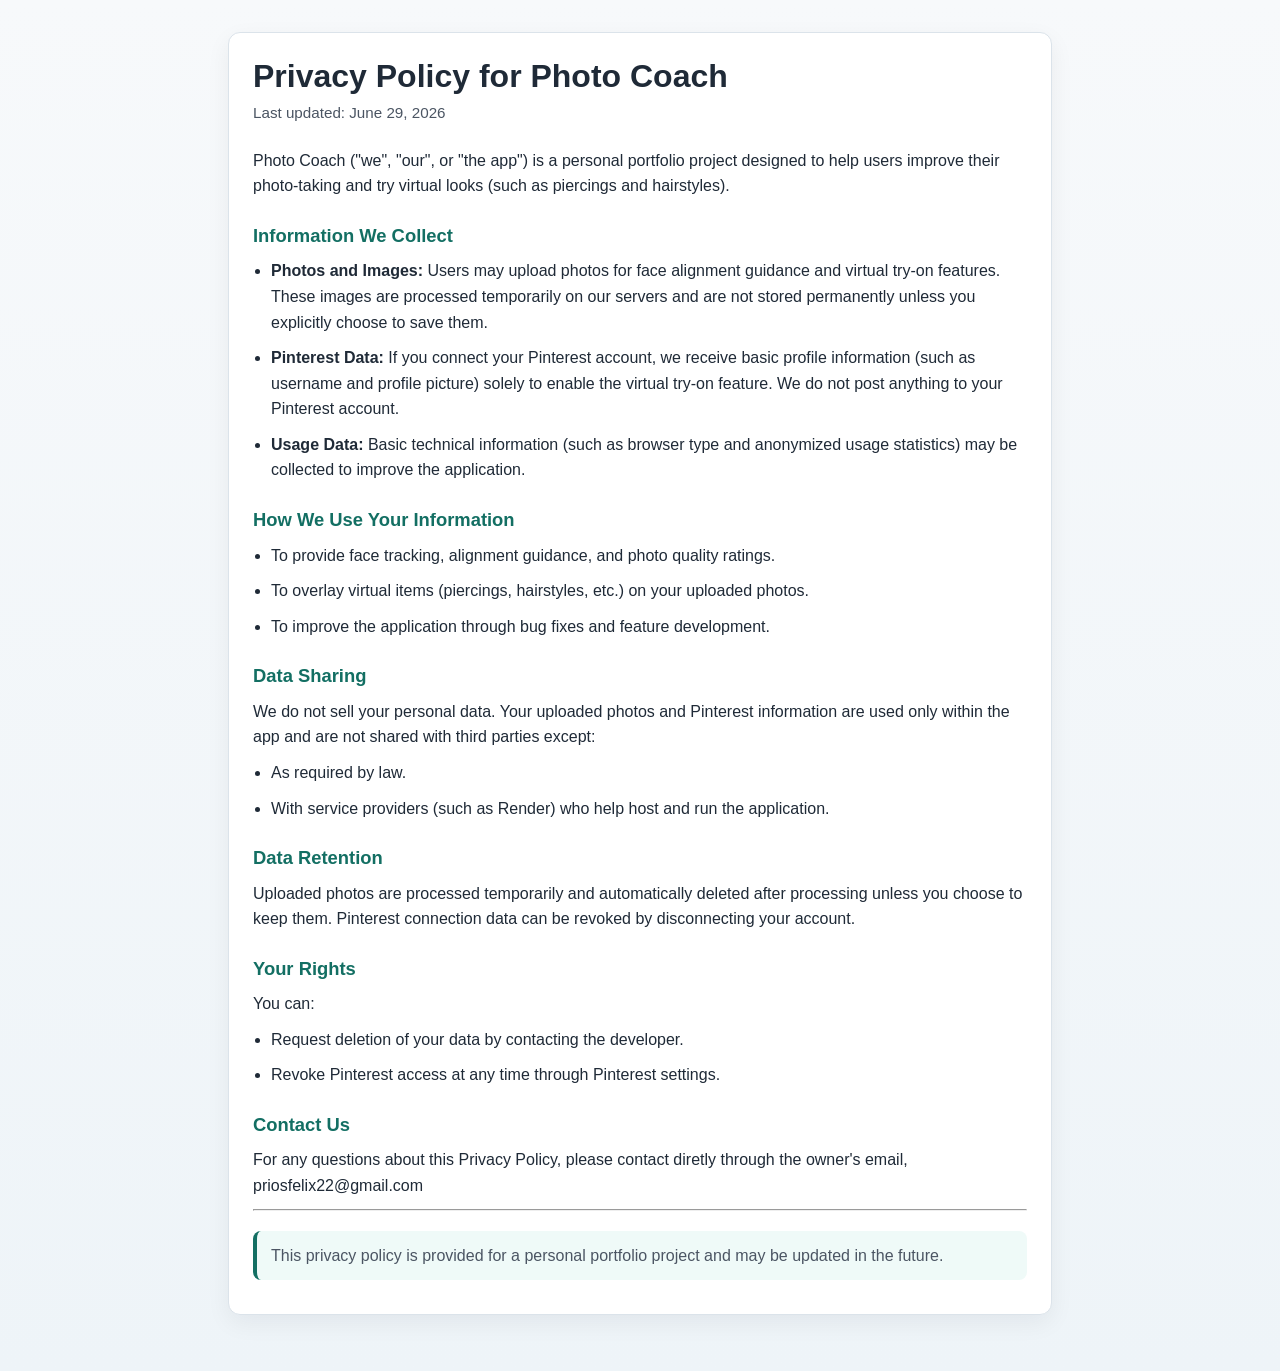
<file: privacy-policy.html>
<!doctype html>
<html lang="en">
<head>
  <meta charset="utf-8">
  <meta name="viewport" content="width=device-width, initial-scale=1">
  <title>Privacy Policy | Photo Coach</title>
  <style>
    :root {
      --bg: #f7f9fb;
      --text: #1f2a37;
      --muted: #4b5563;
      --card: #ffffff;
      --line: #dbe3ea;
      --accent: #136f63;
    }

    * {
      box-sizing: border-box;
    }

    body {
      margin: 0;
      font-family: "Segoe UI", Tahoma, Geneva, Verdana, sans-serif;
      background: linear-gradient(180deg, #f7f9fb 0%, #eef4f8 100%);
      color: var(--text);
      line-height: 1.6;
    }

    .wrap {
      max-width: 860px;
      margin: 0 auto;
      padding: 32px 18px 56px;
    }

    .card {
      background: var(--card);
      border: 1px solid var(--line);
      border-radius: 12px;
      padding: 24px;
      box-shadow: 0 8px 24px rgba(8, 20, 36, 0.06);
    }

    h1 {
      margin: 0 0 6px;
      font-size: clamp(1.6rem, 3vw, 2rem);
      line-height: 1.2;
    }

    .updated {
      margin: 0 0 22px;
      color: var(--muted);
      font-size: 0.95rem;
    }

    h2 {
      margin: 22px 0 8px;
      font-size: 1.15rem;
      color: var(--accent);
    }

    p,
    li {
      color: var(--text);
      margin: 0 0 10px;
    }

    ul {
      margin: 6px 0 10px 18px;
      padding: 0;
    }

    .note {
      margin-top: 20px;
      padding: 12px 14px;
      border-left: 4px solid var(--accent);
      background: #effaf8;
      border-radius: 8px;
      color: var(--muted);
    }

    a {
      color: var(--accent);
    }
  </style>
</head>
<body>
  <main class="wrap">
    <article class="card">
      <h1>Privacy Policy for Photo Coach</h1>
      <p class="updated">Last updated: June 29, 2026</p>

      <p>
        Photo Coach ("we", "our", or "the app") is a personal portfolio project designed to help users improve
        their photo-taking and try virtual looks (such as piercings and hairstyles).
      </p>

      <h2>Information We Collect</h2>
      <ul>
        <li>
          <strong>Photos and Images:</strong> Users may upload photos for face alignment guidance and virtual try-on
          features. These images are processed temporarily on our servers and are not stored permanently unless you
          explicitly choose to save them.
        </li>
        <li>
          <strong>Pinterest Data:</strong> If you connect your Pinterest account, we receive basic profile information
          (such as username and profile picture) solely to enable the virtual try-on feature. We do not post anything
          to your Pinterest account.
        </li>
        <li>
          <strong>Usage Data:</strong> Basic technical information (such as browser type and anonymized usage
          statistics) may be collected to improve the application.
        </li>
      </ul>

      <h2>How We Use Your Information</h2>
      <ul>
        <li>To provide face tracking, alignment guidance, and photo quality ratings.</li>
        <li>To overlay virtual items (piercings, hairstyles, etc.) on your uploaded photos.</li>
        <li>To improve the application through bug fixes and feature development.</li>
      </ul>

      <h2>Data Sharing</h2>
      <p>We do not sell your personal data. Your uploaded photos and Pinterest information are used only within the app and are not shared with third parties except:</p>
      <ul>
        <li>As required by law.</li>
        <li>With service providers (such as Render) who help host and run the application.</li>
      </ul>

      <h2>Data Retention</h2>
      <p>
        Uploaded photos are processed temporarily and automatically deleted after processing unless you choose to keep
        them. Pinterest connection data can be revoked by disconnecting your account.
      </p>

      <h2>Your Rights</h2>
      <p>You can:</p>
      <ul>
        <li>Request deletion of your data by contacting the developer.</li>
        <li>Revoke Pinterest access at any time through Pinterest settings.</li>
      </ul>

      <h2>Contact Us</h2>
      <p>
        For any questions about this Privacy Policy, please contact diretly through the owner's email, priosfelix22@gmail.com
      </p>

      <hr>

      <p class="note">
        This privacy policy is provided for a personal portfolio project and may be updated in the future.
      </p>
    </article>
  </main>
</body>
</html>
</file>
